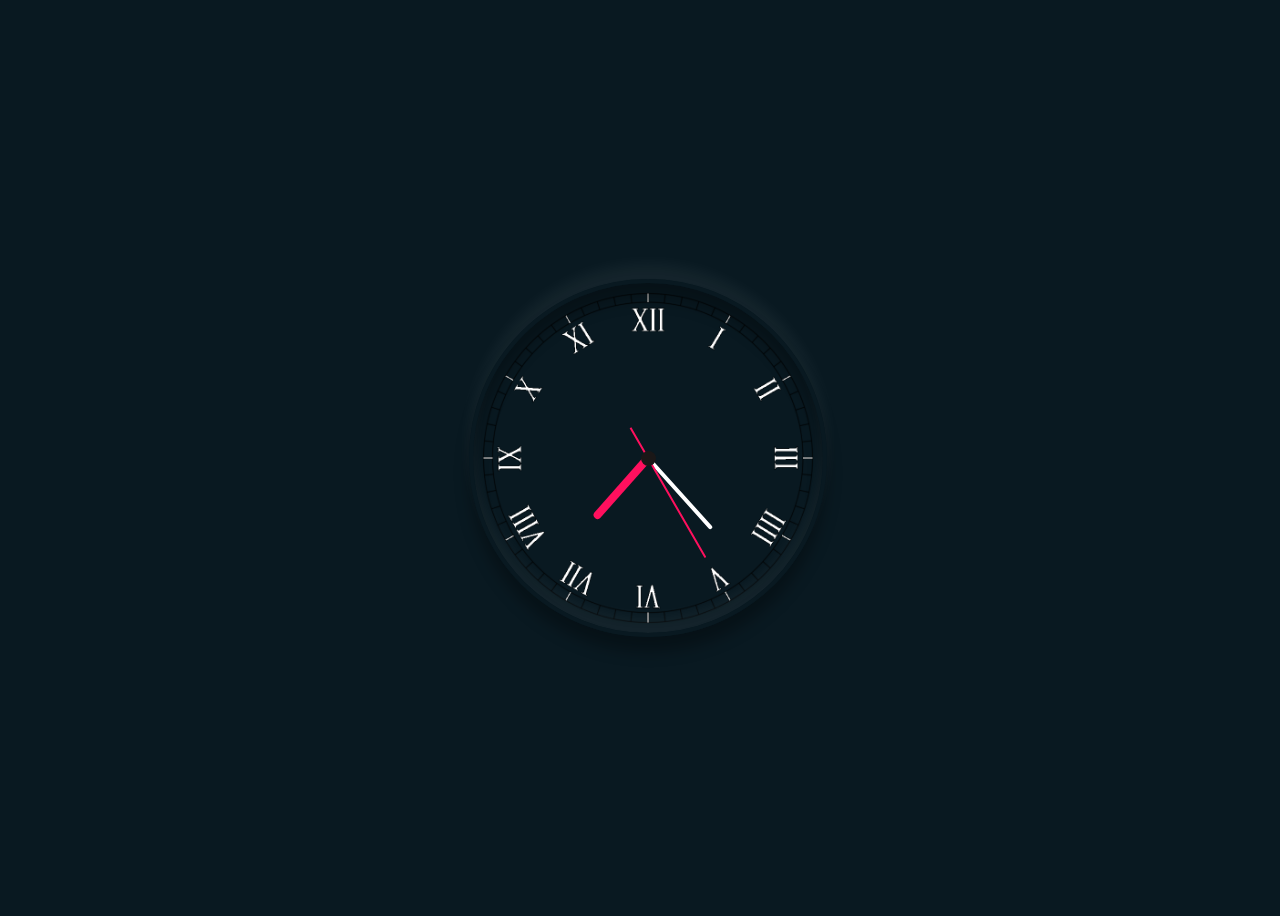
<file: index.html>
<!DOCTYPE html>
<html lang="en">
<head>
    <meta charset="UTF-8">
    <meta http-equiv="X-UA-Compatible" content="IE=edge">
    <meta name="viewport" content="width=device-width, initial-scale=1.0">
    <link href="./clock.css" rel="stylesheet">
    <title>Clock</title>
</head>
<body>
    <div class="clock">
        <div class="hour">
            <div class="hours"></div>
        </div>
        <div class="minute">
            <div class="minutes"></div>
        </div>
        <div class="second">
            <div class="seconds"></div>
        </div>
    </div>
    <script src="./script.js"></script>
</body>
</html>
</file>
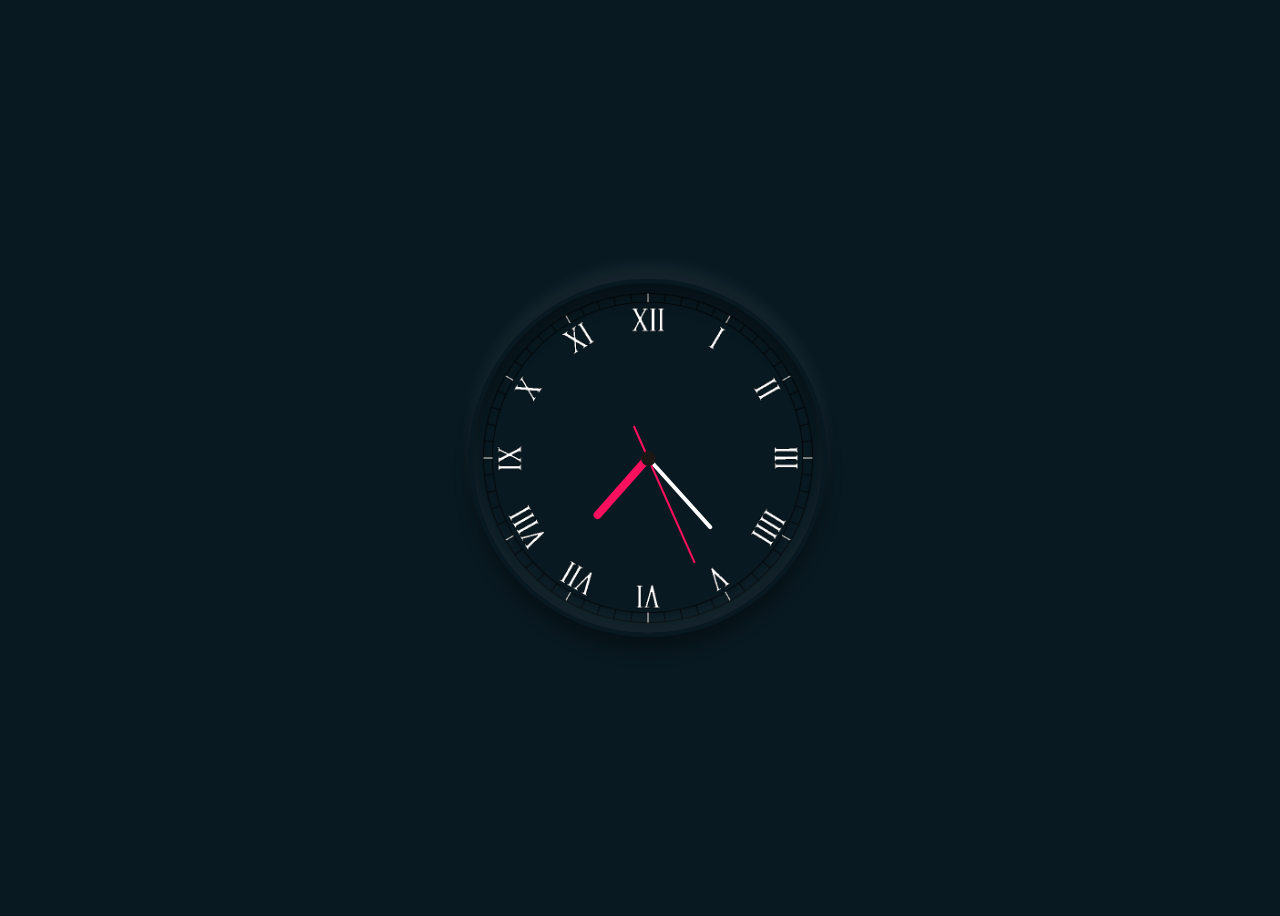
<file: clock.html>
<!DOCTYPE html>
<html lang="en">
<head>
    <meta charset="UTF-8">
    <meta http-equiv="X-UA-Compatible" content="IE=edge">
    <meta name="viewport" content="width=device-width, initial-scale=1.0">
    <link href="./clock.css" rel="stylesheet">
    <title>Clock</title>
</head>
<body>
    <div class="clock">
        <div class="hour">
            <div class="hours"></div>
        </div>
        <div class="minute">
            <div class="minutes"></div>
        </div>
        <div class="second">
            <div class="seconds"></div>
        </div>
    </div>
    <script src="./clock.js"></script>
</body>
</html>
</file>
<file: clock.css>
html {
    margin: 0;
    padding: 0;
    box-sizing: border-box;
}

body {
    display: flex;
    justify-content: center;
    align-items: center;
    min-height: 100vh;
    width: 100%;
    background: #091921;
}

.clock {
    width: 350px;
    height: 350px;
    display: flex;
    justify-content: center;
    align-items:center;
    background: url('./pngwing.com\ \(1\).png') center / cover;
    border: 4px solid #091921;
    border-radius: 50%;
    box-shadow: 0 -15px 15px rgba(255, 255, 255, 0.05),
    inset 0 -15px 15px rgba(255, 255, 255, 0.05),
    0 15px 15px rgba(0, 0, 0, 0.3),
    inset 0 15px 15px rgba(0, 0, 0, 0.3);
    position: relative;
}
.clock::before {
    position: absolute;
    content:"";
    width: 15px;
    height: 15px;
    border-radius: 50%;
    background-color: rgb(26, 23, 23);
    z-index: 111;
}
.hour {
position: absolute;
}
.hours {
 width: 160px;
 height: 160px;
 display: flex;
 justify-content: center;
 position: relative;
 border-radius: 50%;      
}
.hours::before {
    content: "";
    position: absolute;
    height: 80px;
    width: 8px;
    background-color: #ff105e;
    z-index: 10;
    border-radius: 6px 6px 0 0;
}
.minute {
    position: absolute;
    }
    .minutes {
     width: 190px;
     height: 190px;
     display: flex;
     justify-content: center;
     position: relative;
     border-radius: 50%;      
    }
    .minutes::before {
        content: "";
        position: absolute;
        height: 90px;
        width: 4px;
        background-color: #ffffff;
        z-index: 11;
        border-radius: 6px 6px 0 0;
    }

.second {
    position: absolute;
    }
    .seconds {
        width: 230px;
        height: 230px;
        display: flex;
        justify-content: center;
        position: relative;
        border-radius: 50%;      
    }
    .seconds::before {
        content: "";
        position: absolute;
        height: 150px;
        width: 2px;
        background-color: #ff105e;
        z-index: 12;
        border-radius: 6px 6px 0 0;
    }
</file>
